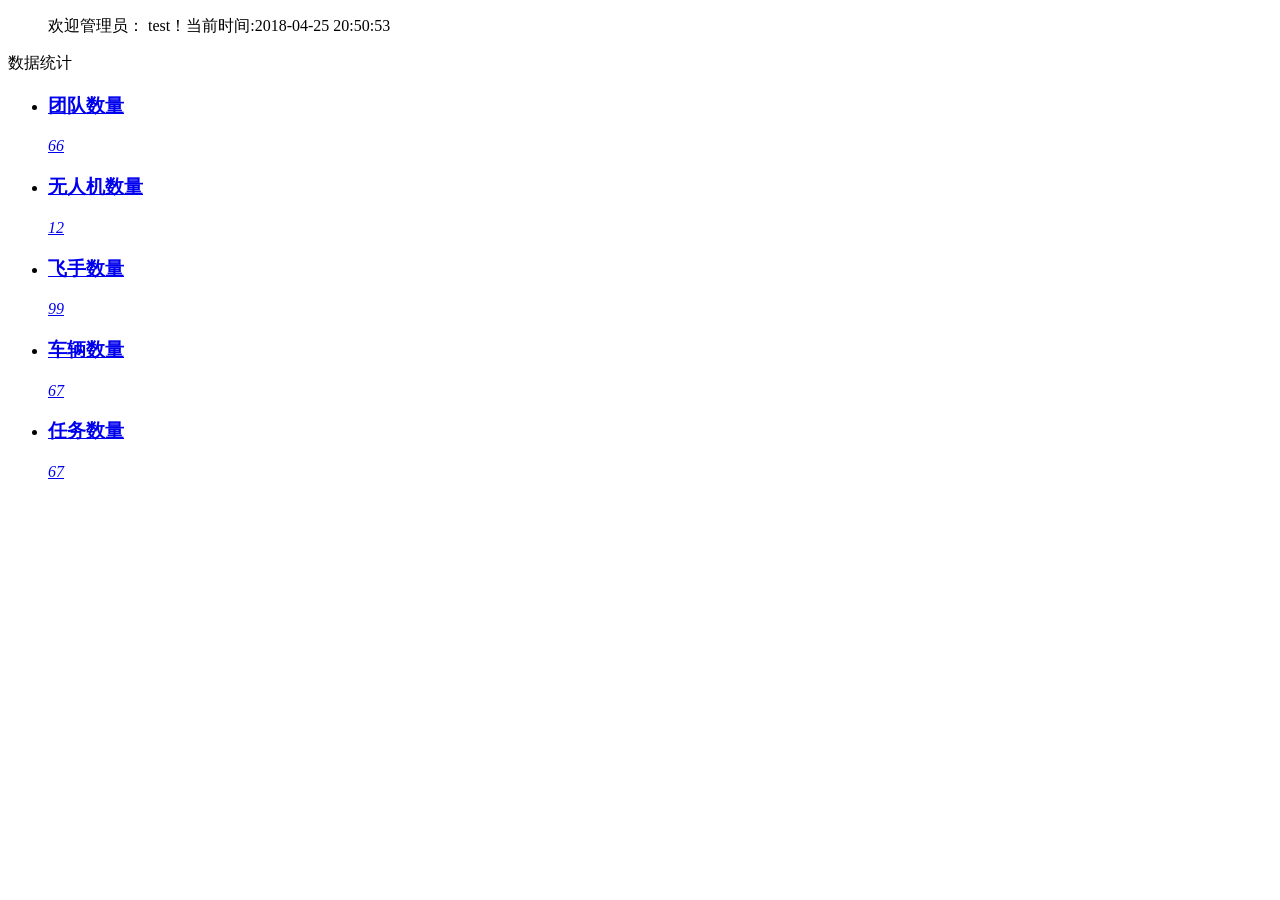
<file: LJCXFrame-code/src/main/resources/templates/home.html>
<!DOCTYPE html>
<html xmlns:th="http://www.thymeleaf.org" class="x-admin-sm" >
<head th:include="common/head_ref::header('首页')"></head>
    <body>
        <div class="layui-fluid">
            <div class="layui-row layui-col-space15">
                <div class="layui-col-md12">
                    <div class="layui-card">
                        <div class="layui-card-body ">
                            <blockquote class="layui-elem-quote">欢迎管理员：
                                <span class="x-red" th:text="${user.nickname}">test</span>！当前时间:2018-04-25 20:50:53
                            </blockquote>
                        </div>
                    </div>
                </div>
                <div class="layui-col-md12">
                    <div class="layui-card">
                        <div class="layui-card-header">数据统计</div>
                        <div class="layui-card-body ">
                            <ul class="layui-row layui-col-space10 layui-this x-admin-carousel x-admin-backlog">
                                <li class="layui-col-md2 layui-col-xs6">
                                    <a href="javascript:;" class="x-admin-backlog-body">
                                        <h3>团队数量</h3>
                                        <p>
                                            <cite th:text="${teamCount}">66</cite></p>
                                    </a>
                                </li>
                                <li class="layui-col-md2 layui-col-xs6">
                                    <a href="javascript:;" class="x-admin-backlog-body">
                                        <h3>无人机数量</h3>
                                        <p>
                                            <cite th:text="${equmentCountMap[1] == null ? 0 : equmentCountMap[1][0].count}">12</cite></p>
                                    </a>
                                </li>
                                <li class="layui-col-md2 layui-col-xs6">
                                    <a href="javascript:;" class="x-admin-backlog-body">
                                        <h3>飞手数量</h3>
                                        <p>
                                            <cite th:text="${equmentCountMap[2] == null ? 0 : equmentCountMap[2][0].count}">99</cite></p>
                                    </a>
                                </li>
                                <li class="layui-col-md2 layui-col-xs6">
                                    <a href="javascript:;" class="x-admin-backlog-body">
                                        <h3>车辆数量</h3>
                                        <p>
                                            <cite th:text="${equmentCountMap[3] == null ? 0 : equmentCountMap[3][0].count}">67</cite></p>
                                    </a>
                                </li>
                                <li class="layui-col-md2 layui-col-xs6">
                                    <a href="javascript:;" class="x-admin-backlog-body">
                                        <h3>任务数量</h3>
                                        <p>
                                            <cite th:text="${taskCount}">67</cite></p>
                                    </a>
                                </li>

                            </ul>
                        </div>
                    </div>
                </div>

            </div>
        </div>
        </div>

        <th:block th:include="common/loadjs :: loadjs" />

    </body>
</html>
</file>
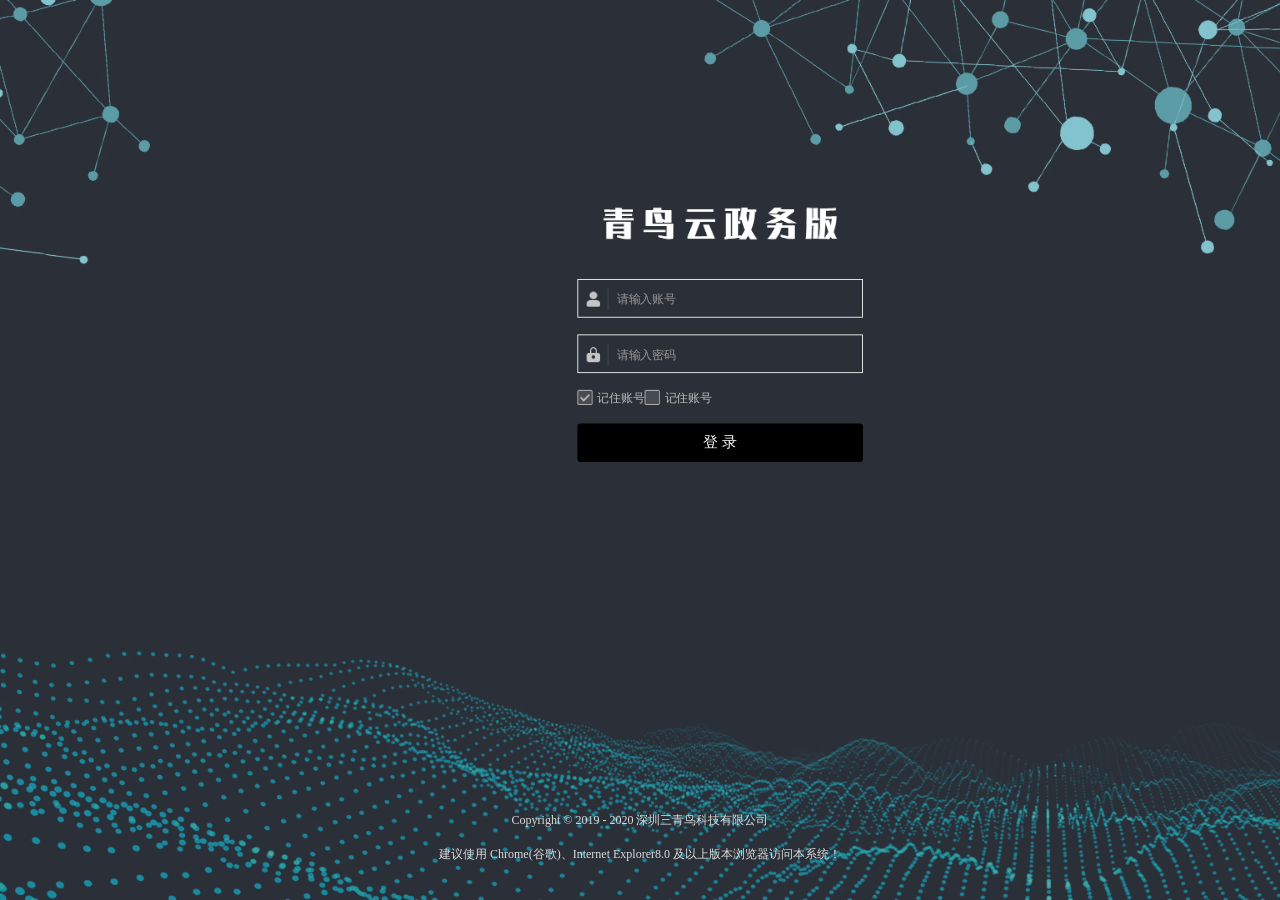
<file: LJCXFrame-Platform/src/main/resources/templates/login.html>
<!DOCTYPE html>
<html xmlns:th="http://www.thymeleaf.org" xmlns:shiro="http://www.pollix.at/thymeleaf/shiro">
<head>
	<meta charset="UTF-8">
	<meta http-equiv="X-UA-Compatible" content="IE=edge,Chrome=1" />
	<meta http-equiv="X-UA-Compatible" content="IE=9" />
	<title>青鸟云-登录</title>
	<link rel="stylesheet" type="text/css" th:href="@{/static/libs/bootstrap3.3.5/css/bootstrap.css}" href="../static/libs/bootstrap3.3.5/css/bootstrap.css"/>
	<link rel="stylesheet" type="text/css" th:href="@{/static/css/login/login.css}" href="../static/css/login/login.css"/>
</head>
<body>
<div class="main-content">
	<div class="body-box"></div>
	<div class="main-innercon">
		<div class="z-box">
			<div class="login-box">
				<form class="clear">
					<div class="login-tips">请输入账号密码。</div>
					<div class="form-group login-input login-ico login-ico01">
						<input type="text" class="form-control" id="username" placeholder="请输入账号" th:value="${username}" autocomplete="off" maxlength="20">
						<input type="hidden" style="opacity:0" />
					</div>
					<div class="form-group login-input login-ico login-ico02">
						<input type="password" class="form-control" id="userpwd" placeholder="请输入密码" value="" autocomplete="off" maxlength="20">
					</div>
					<div class="form-group login-info clear">
						<div th:if="${username != null}" class="switch-box pull-left on"  id="switch" style="cursor:pointer">
							<a class="switch-btn" ><i></i></a> 记住账号
						</div>
						<div th:if="${username == null}" class="switch-box pull-left"  id="switch" style="cursor:pointer">
							<a class="switch-btn" ><i></i></a> 记住账号
						</div>
						<div class="code hide"></div>
					</div>
					<button type="button" class="btn btn-primary loginBtn" id="login">登 录</button>
				</form>
			</div>
			<div class="code-box">
				<span>智能单兵APP</span>
				<img src="../static/images/login/code.png" />
			</div>
		</div>
	</div>
</div>
<div class="footer">
	<p>Copyright © 2019 - 2020  深圳三青鸟科技有限公司</p>
	<p>建议使用 Chrome(谷歌)、Internet Explorer8.0 及以上版本浏览器访问本系统！</p>
</div>
<script th:inline="javascript"> var ctx = [[@{/}]]; </script>
<script th:src="@{/static/libs/jQuery/jquery-1.10.2.min.js}" src="../static/libs/jQuery/jquery-1.10.2.min.js" type="text/javascript" charset="utf-8"></script>
<script th:src="@{/static/js/login/login.js}" src="../static/js/login/login.js" type="text/javascript" charset="utf-8"></script>

</body>
</html>
</file>
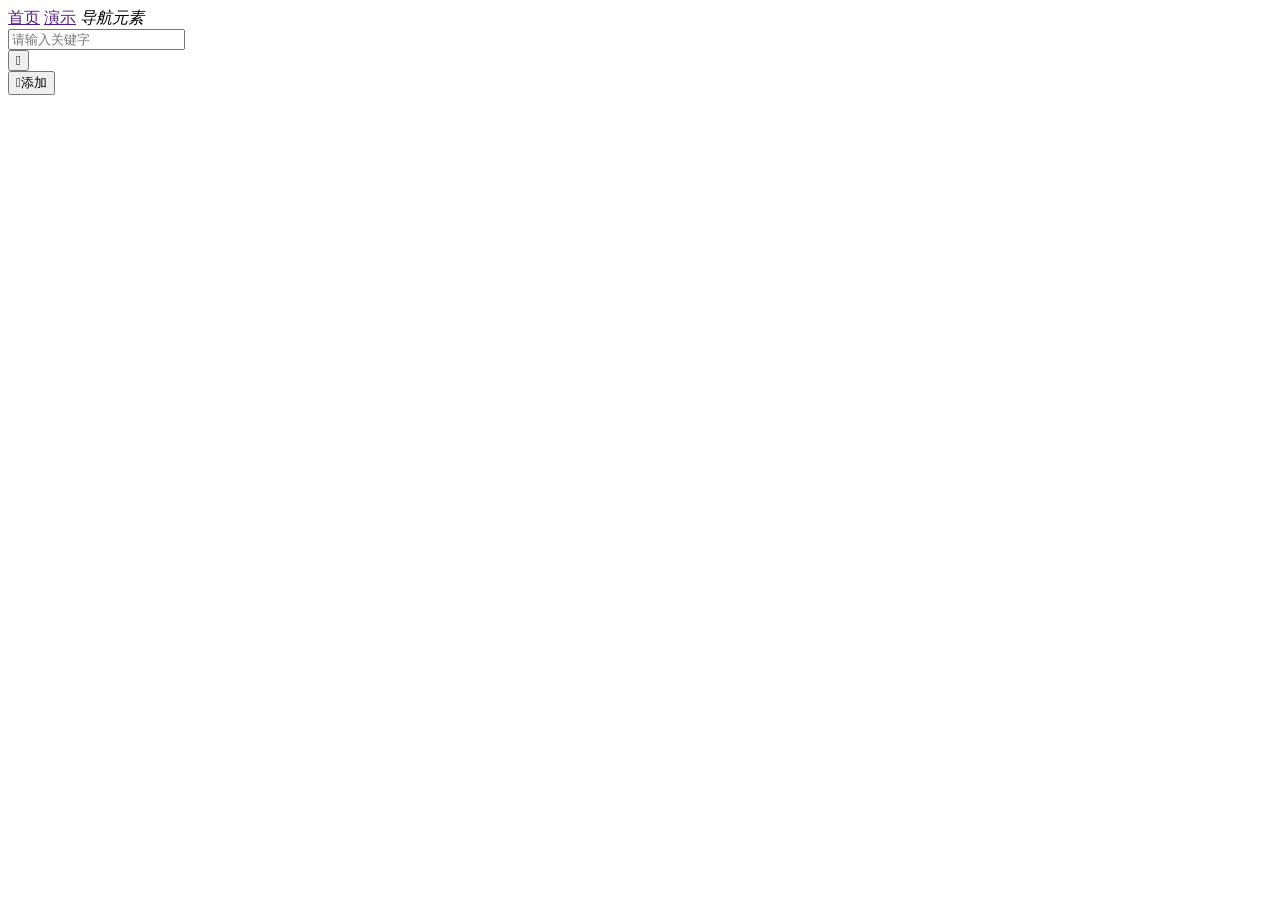
<file: LJCXFrame-code/src/main/resources/templates/common/table_index.html>
<!DOCTYPE html>
<html lang="en" xmlns:layout="http://www.ultraq.net.nz/web/thymeleaf/layout"  xmlns:th="http://www.thymeleaf.org" class="x-admin-sm">
<head th:include="common/head_ref::header('首页')"></head>
<th:block th:include="common/loadjs :: loadjs" />
<body>
<div class="x-nav">
            <span class="layui-breadcrumb">
                <a href="">首页</a>
                <a href="">演示</a>
                <a>
                    <cite>导航元素</cite></a>
            </span>
    <a class="layui-btn layui-btn-small" style="line-height:1.6em;margin-top:3px;float:right" onclick="location.reload()" title="刷新">
        <i class="layui-icon layui-icon-refresh" style="line-height:30px"></i>
    </a>
</div>
<div class="layui-fluid" layout:fragment="body">
    <div class="layui-row layui-col-space15">
        <div class="layui-col-md12">
            <div class="layui-card">

                <!--条件区-->
                <div class="layui-card-body " layout:fragment="condition">
                    <form class="layui-form layui-col-space5">
<!--                        <div class="layui-inline layui-show-xs-block">-->
<!--                            <input class="layui-input" autocomplete="off" placeholder="开始日" name="start" id="start"></div>-->
<!--                        <div class="layui-inline layui-show-xs-block">-->
<!--                            <input class="layui-input" autocomplete="off" placeholder="截止日" name="end" id="end"></div>-->
                        <div class="layui-inline layui-show-xs-block">
                            <input type="text" name="key" placeholder="请输入关键字" autocomplete="off" class="layui-input"></div>
                        <div class="layui-inline layui-show-xs-block">
                            <button class="layui-btn"   data-type="reload" type="button" id="search">
                                <i class="layui-icon">&#xe615;</i></button>
                        </div>
                        <!--按钮区-->
                        <div class="layui-inline layui-show-xs-block" layout:fragment="button">
                            <button class="layui-btn"  id="addButton" type="button">
                                <i class="layui-icon"></i>添加</button>
                        </div>
                    </form>
                </div>



                <!--表格区-->
                <div class="layui-card-body " layout:fragment="table">
                    <table class="layui-table" id="test" lay-filter="test"></table>
                    <script type="text/html" id="optTpl" >
                        <a title="编辑" lay-event = "editTable" href="javascript:;">
                            <i class="layui-icon">&#xe642;</i>
                        </a>
                        <a title="删除" lay-event = "delTable" href="javascript:;">
                            <i class="layui-icon">&#xe640;</i>
                        </a>
                    </script>
                </div>
            </div>
        </div>
    </div>
</div>
</body>


</html>
</file>
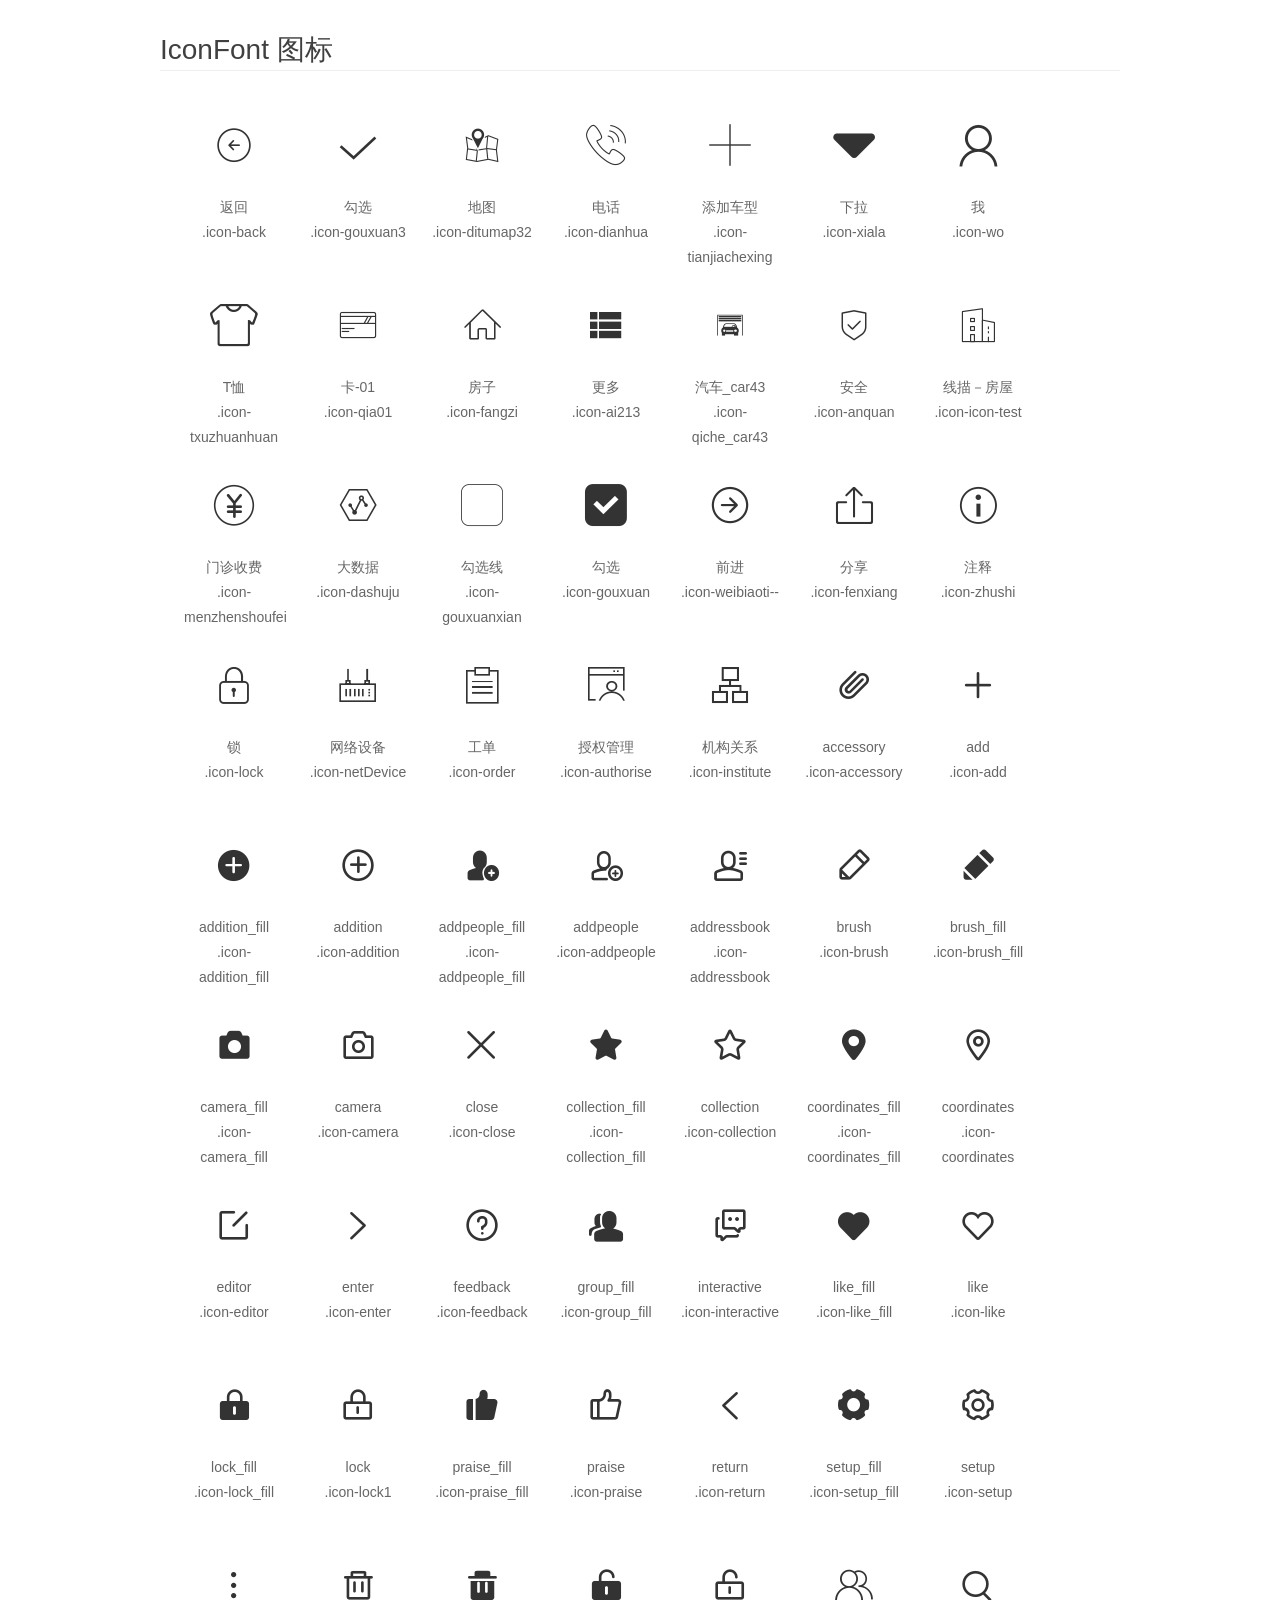
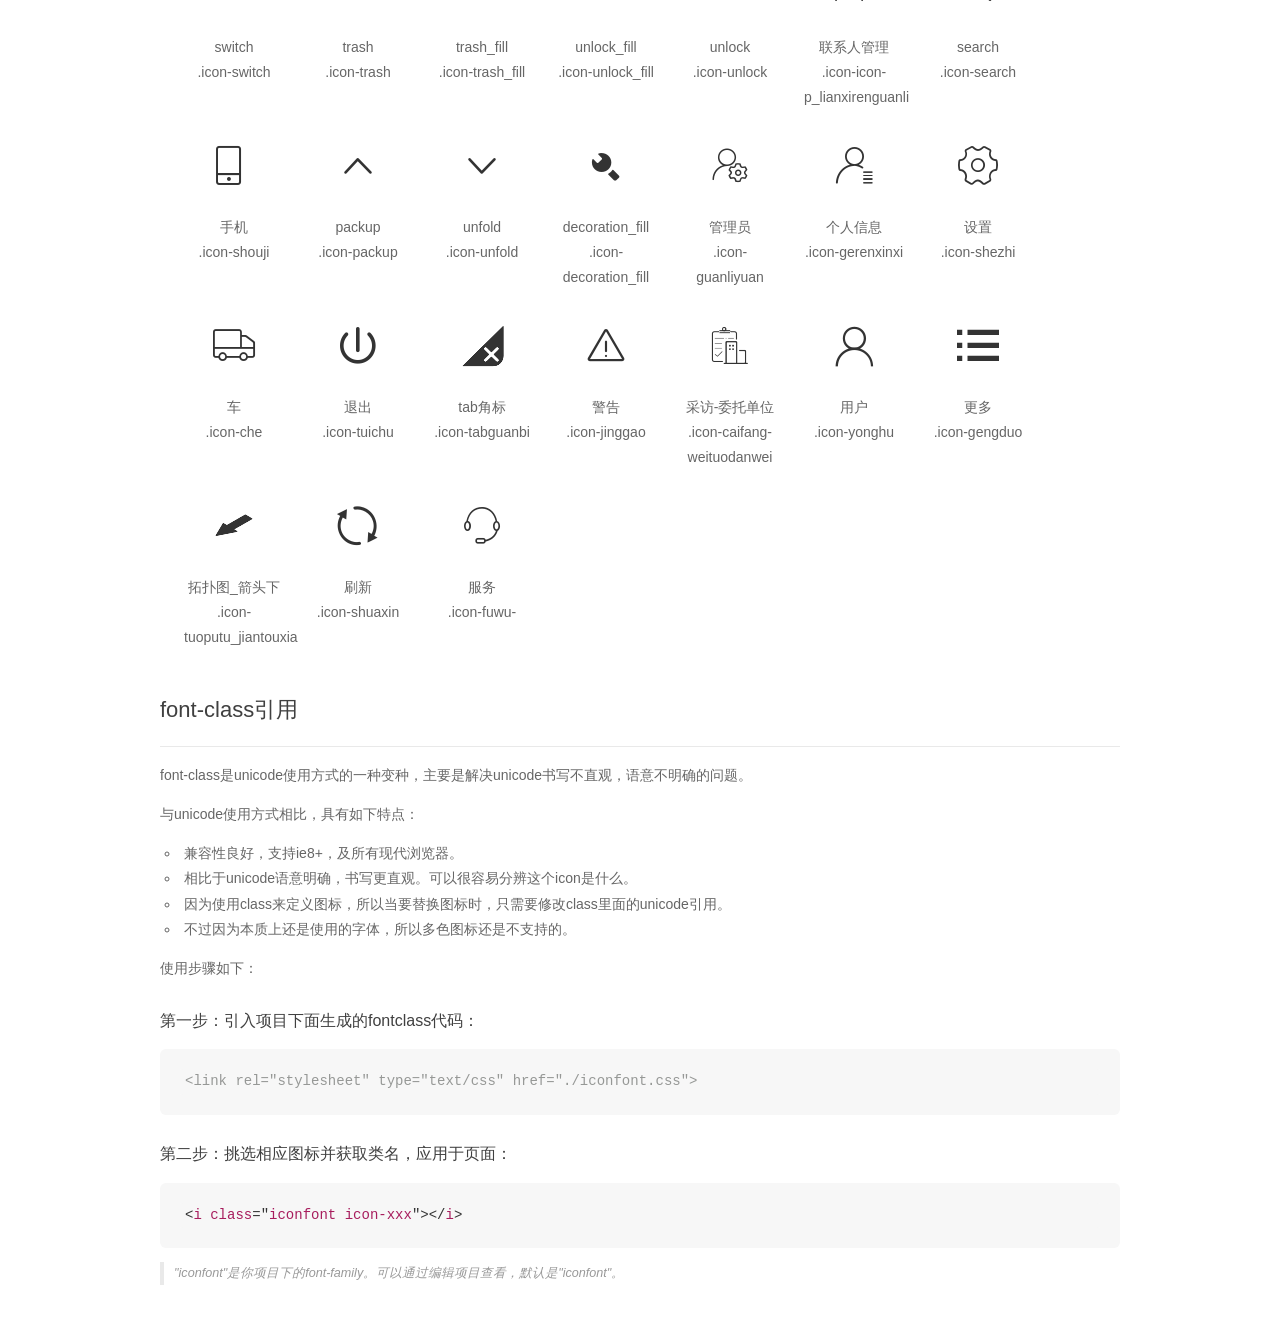
<file: LJCXFrame-Platform/src/main/resources/static/fonts/demo_fontclass.html>
<!DOCTYPE html>
<html>
<head>
    <meta charset="utf-8"/>
    <title>IconFont</title>
    <link rel="stylesheet" href="demo.css">
    <link rel="stylesheet" href="iconfont.css">
</head>
<body>
    <div class="main markdown">
        <h1>IconFont 图标</h1>
        <ul class="icon_lists clear">
            
                <li>
                <i class="icon iconfont icon-back"></i>
                    <div class="name">返回</div>
                    <div class="fontclass">.icon-back</div>
                </li>
            
                <li>
                <i class="icon iconfont icon-gouxuan3"></i>
                    <div class="name">勾选</div>
                    <div class="fontclass">.icon-gouxuan3</div>
                </li>
            
                <li>
                <i class="icon iconfont icon-ditumap32"></i>
                    <div class="name">地图</div>
                    <div class="fontclass">.icon-ditumap32</div>
                </li>
            
                <li>
                <i class="icon iconfont icon-dianhua"></i>
                    <div class="name">电话</div>
                    <div class="fontclass">.icon-dianhua</div>
                </li>
            
                <li>
                <i class="icon iconfont icon-tianjiachexing"></i>
                    <div class="name">添加车型</div>
                    <div class="fontclass">.icon-tianjiachexing</div>
                </li>
            
                <li>
                <i class="icon iconfont icon-xiala"></i>
                    <div class="name">下拉</div>
                    <div class="fontclass">.icon-xiala</div>
                </li>
            
                <li>
                <i class="icon iconfont icon-wo"></i>
                    <div class="name">我</div>
                    <div class="fontclass">.icon-wo</div>
                </li>
            
                <li>
                <i class="icon iconfont icon-txuzhuanhuan"></i>
                    <div class="name">T恤 </div>
                    <div class="fontclass">.icon-txuzhuanhuan</div>
                </li>
            
                <li>
                <i class="icon iconfont icon-qia01"></i>
                    <div class="name">卡-01</div>
                    <div class="fontclass">.icon-qia01</div>
                </li>
            
                <li>
                <i class="icon iconfont icon-fangzi"></i>
                    <div class="name">房子</div>
                    <div class="fontclass">.icon-fangzi</div>
                </li>
            
                <li>
                <i class="icon iconfont icon-ai213"></i>
                    <div class="name">更多</div>
                    <div class="fontclass">.icon-ai213</div>
                </li>
            
                <li>
                <i class="icon iconfont icon-qiche_car43"></i>
                    <div class="name">汽车_car43</div>
                    <div class="fontclass">.icon-qiche_car43</div>
                </li>
            
                <li>
                <i class="icon iconfont icon-anquan"></i>
                    <div class="name">安全</div>
                    <div class="fontclass">.icon-anquan</div>
                </li>
            
                <li>
                <i class="icon iconfont icon-icon-test"></i>
                    <div class="name">线描－房屋</div>
                    <div class="fontclass">.icon-icon-test</div>
                </li>
            
                <li>
                <i class="icon iconfont icon-menzhenshoufei"></i>
                    <div class="name">门诊收费</div>
                    <div class="fontclass">.icon-menzhenshoufei</div>
                </li>
            
                <li>
                <i class="icon iconfont icon-dashuju"></i>
                    <div class="name">大数据</div>
                    <div class="fontclass">.icon-dashuju</div>
                </li>
            
                <li>
                <i class="icon iconfont icon-gouxuanxian"></i>
                    <div class="name">勾选线</div>
                    <div class="fontclass">.icon-gouxuanxian</div>
                </li>
            
                <li>
                <i class="icon iconfont icon-gouxuan"></i>
                    <div class="name">勾选</div>
                    <div class="fontclass">.icon-gouxuan</div>
                </li>
            
                <li>
                <i class="icon iconfont icon-weibiaoti--"></i>
                    <div class="name">前进</div>
                    <div class="fontclass">.icon-weibiaoti--</div>
                </li>
            
                <li>
                <i class="icon iconfont icon-fenxiang"></i>
                    <div class="name">分享</div>
                    <div class="fontclass">.icon-fenxiang</div>
                </li>
            
                <li>
                <i class="icon iconfont icon-zhushi"></i>
                    <div class="name">注释</div>
                    <div class="fontclass">.icon-zhushi</div>
                </li>
            
                <li>
                <i class="icon iconfont icon-lock"></i>
                    <div class="name">锁</div>
                    <div class="fontclass">.icon-lock</div>
                </li>
            
                <li>
                <i class="icon iconfont icon-netDevice"></i>
                    <div class="name">网络设备</div>
                    <div class="fontclass">.icon-netDevice</div>
                </li>
            
                <li>
                <i class="icon iconfont icon-order"></i>
                    <div class="name">工单</div>
                    <div class="fontclass">.icon-order</div>
                </li>
            
                <li>
                <i class="icon iconfont icon-authorise"></i>
                    <div class="name">授权管理</div>
                    <div class="fontclass">.icon-authorise</div>
                </li>
            
                <li>
                <i class="icon iconfont icon-institute"></i>
                    <div class="name">机构关系</div>
                    <div class="fontclass">.icon-institute</div>
                </li>
            
                <li>
                <i class="icon iconfont icon-accessory"></i>
                    <div class="name">accessory</div>
                    <div class="fontclass">.icon-accessory</div>
                </li>
            
                <li>
                <i class="icon iconfont icon-add"></i>
                    <div class="name">add</div>
                    <div class="fontclass">.icon-add</div>
                </li>
            
                <li>
                <i class="icon iconfont icon-addition_fill"></i>
                    <div class="name">addition_fill</div>
                    <div class="fontclass">.icon-addition_fill</div>
                </li>
            
                <li>
                <i class="icon iconfont icon-addition"></i>
                    <div class="name">addition</div>
                    <div class="fontclass">.icon-addition</div>
                </li>
            
                <li>
                <i class="icon iconfont icon-addpeople_fill"></i>
                    <div class="name">addpeople_fill</div>
                    <div class="fontclass">.icon-addpeople_fill</div>
                </li>
            
                <li>
                <i class="icon iconfont icon-addpeople"></i>
                    <div class="name">addpeople</div>
                    <div class="fontclass">.icon-addpeople</div>
                </li>
            
                <li>
                <i class="icon iconfont icon-addressbook"></i>
                    <div class="name">addressbook</div>
                    <div class="fontclass">.icon-addressbook</div>
                </li>
            
                <li>
                <i class="icon iconfont icon-brush"></i>
                    <div class="name">brush</div>
                    <div class="fontclass">.icon-brush</div>
                </li>
            
                <li>
                <i class="icon iconfont icon-brush_fill"></i>
                    <div class="name">brush_fill</div>
                    <div class="fontclass">.icon-brush_fill</div>
                </li>
            
                <li>
                <i class="icon iconfont icon-camera_fill"></i>
                    <div class="name">camera_fill</div>
                    <div class="fontclass">.icon-camera_fill</div>
                </li>
            
                <li>
                <i class="icon iconfont icon-camera"></i>
                    <div class="name">camera</div>
                    <div class="fontclass">.icon-camera</div>
                </li>
            
                <li>
                <i class="icon iconfont icon-close"></i>
                    <div class="name">close</div>
                    <div class="fontclass">.icon-close</div>
                </li>
            
                <li>
                <i class="icon iconfont icon-collection_fill"></i>
                    <div class="name">collection_fill</div>
                    <div class="fontclass">.icon-collection_fill</div>
                </li>
            
                <li>
                <i class="icon iconfont icon-collection"></i>
                    <div class="name">collection</div>
                    <div class="fontclass">.icon-collection</div>
                </li>
            
                <li>
                <i class="icon iconfont icon-coordinates_fill"></i>
                    <div class="name">coordinates_fill</div>
                    <div class="fontclass">.icon-coordinates_fill</div>
                </li>
            
                <li>
                <i class="icon iconfont icon-coordinates"></i>
                    <div class="name">coordinates</div>
                    <div class="fontclass">.icon-coordinates</div>
                </li>
            
                <li>
                <i class="icon iconfont icon-editor"></i>
                    <div class="name">editor</div>
                    <div class="fontclass">.icon-editor</div>
                </li>
            
                <li>
                <i class="icon iconfont icon-enter"></i>
                    <div class="name">enter</div>
                    <div class="fontclass">.icon-enter</div>
                </li>
            
                <li>
                <i class="icon iconfont icon-feedback"></i>
                    <div class="name">feedback</div>
                    <div class="fontclass">.icon-feedback</div>
                </li>
            
                <li>
                <i class="icon iconfont icon-group_fill"></i>
                    <div class="name">group_fill</div>
                    <div class="fontclass">.icon-group_fill</div>
                </li>
            
                <li>
                <i class="icon iconfont icon-interactive"></i>
                    <div class="name">interactive</div>
                    <div class="fontclass">.icon-interactive</div>
                </li>
            
                <li>
                <i class="icon iconfont icon-like_fill"></i>
                    <div class="name">like_fill</div>
                    <div class="fontclass">.icon-like_fill</div>
                </li>
            
                <li>
                <i class="icon iconfont icon-like"></i>
                    <div class="name">like</div>
                    <div class="fontclass">.icon-like</div>
                </li>
            
                <li>
                <i class="icon iconfont icon-lock_fill"></i>
                    <div class="name">lock_fill</div>
                    <div class="fontclass">.icon-lock_fill</div>
                </li>
            
                <li>
                <i class="icon iconfont icon-lock1"></i>
                    <div class="name">lock</div>
                    <div class="fontclass">.icon-lock1</div>
                </li>
            
                <li>
                <i class="icon iconfont icon-praise_fill"></i>
                    <div class="name">praise_fill</div>
                    <div class="fontclass">.icon-praise_fill</div>
                </li>
            
                <li>
                <i class="icon iconfont icon-praise"></i>
                    <div class="name">praise</div>
                    <div class="fontclass">.icon-praise</div>
                </li>
            
                <li>
                <i class="icon iconfont icon-return"></i>
                    <div class="name">return</div>
                    <div class="fontclass">.icon-return</div>
                </li>
            
                <li>
                <i class="icon iconfont icon-setup_fill"></i>
                    <div class="name">setup_fill</div>
                    <div class="fontclass">.icon-setup_fill</div>
                </li>
            
                <li>
                <i class="icon iconfont icon-setup"></i>
                    <div class="name">setup</div>
                    <div class="fontclass">.icon-setup</div>
                </li>
            
                <li>
                <i class="icon iconfont icon-switch"></i>
                    <div class="name">switch</div>
                    <div class="fontclass">.icon-switch</div>
                </li>
            
                <li>
                <i class="icon iconfont icon-trash"></i>
                    <div class="name">trash</div>
                    <div class="fontclass">.icon-trash</div>
                </li>
            
                <li>
                <i class="icon iconfont icon-trash_fill"></i>
                    <div class="name">trash_fill</div>
                    <div class="fontclass">.icon-trash_fill</div>
                </li>
            
                <li>
                <i class="icon iconfont icon-unlock_fill"></i>
                    <div class="name">unlock_fill</div>
                    <div class="fontclass">.icon-unlock_fill</div>
                </li>
            
                <li>
                <i class="icon iconfont icon-unlock"></i>
                    <div class="name">unlock</div>
                    <div class="fontclass">.icon-unlock</div>
                </li>
            
                <li>
                <i class="icon iconfont icon-icon-p_lianxirenguanli"></i>
                    <div class="name">联系人管理</div>
                    <div class="fontclass">.icon-icon-p_lianxirenguanli</div>
                </li>
            
                <li>
                <i class="icon iconfont icon-search"></i>
                    <div class="name">search</div>
                    <div class="fontclass">.icon-search</div>
                </li>
            
                <li>
                <i class="icon iconfont icon-shouji"></i>
                    <div class="name">手机</div>
                    <div class="fontclass">.icon-shouji</div>
                </li>
            
                <li>
                <i class="icon iconfont icon-packup"></i>
                    <div class="name">packup</div>
                    <div class="fontclass">.icon-packup</div>
                </li>
            
                <li>
                <i class="icon iconfont icon-unfold"></i>
                    <div class="name">unfold</div>
                    <div class="fontclass">.icon-unfold</div>
                </li>
            
                <li>
                <i class="icon iconfont icon-decoration_fill"></i>
                    <div class="name">decoration_fill</div>
                    <div class="fontclass">.icon-decoration_fill</div>
                </li>
            
                <li>
                <i class="icon iconfont icon-guanliyuan"></i>
                    <div class="name">管理员</div>
                    <div class="fontclass">.icon-guanliyuan</div>
                </li>
            
                <li>
                <i class="icon iconfont icon-gerenxinxi"></i>
                    <div class="name">个人信息</div>
                    <div class="fontclass">.icon-gerenxinxi</div>
                </li>
            
                <li>
                <i class="icon iconfont icon-shezhi"></i>
                    <div class="name">设置</div>
                    <div class="fontclass">.icon-shezhi</div>
                </li>
            
                <li>
                <i class="icon iconfont icon-che"></i>
                    <div class="name">车</div>
                    <div class="fontclass">.icon-che</div>
                </li>
            
                <li>
                <i class="icon iconfont icon-tuichu"></i>
                    <div class="name">退出</div>
                    <div class="fontclass">.icon-tuichu</div>
                </li>
            
                <li>
                <i class="icon iconfont icon-tabguanbi"></i>
                    <div class="name">tab角标</div>
                    <div class="fontclass">.icon-tabguanbi</div>
                </li>
            
                <li>
                <i class="icon iconfont icon-jinggao"></i>
                    <div class="name">警告</div>
                    <div class="fontclass">.icon-jinggao</div>
                </li>
            
                <li>
                <i class="icon iconfont icon-caifang-weituodanwei"></i>
                    <div class="name">采访-委托单位</div>
                    <div class="fontclass">.icon-caifang-weituodanwei</div>
                </li>
            
                <li>
                <i class="icon iconfont icon-yonghu"></i>
                    <div class="name">用户</div>
                    <div class="fontclass">.icon-yonghu</div>
                </li>
            
                <li>
                <i class="icon iconfont icon-gengduo"></i>
                    <div class="name">更多</div>
                    <div class="fontclass">.icon-gengduo</div>
                </li>
            
                <li>
                <i class="icon iconfont icon-tuoputu_jiantouxia"></i>
                    <div class="name">拓扑图_箭头下</div>
                    <div class="fontclass">.icon-tuoputu_jiantouxia</div>
                </li>
            
                <li>
                <i class="icon iconfont icon-shuaxin"></i>
                    <div class="name">刷新</div>
                    <div class="fontclass">.icon-shuaxin</div>
                </li>
            
                <li>
                <i class="icon iconfont icon-fuwu-"></i>
                    <div class="name">服务</div>
                    <div class="fontclass">.icon-fuwu-</div>
                </li>
            
        </ul>

        <h2 id="font-class-">font-class引用</h2>
        <hr>

        <p>font-class是unicode使用方式的一种变种，主要是解决unicode书写不直观，语意不明确的问题。</p>
        <p>与unicode使用方式相比，具有如下特点：</p>
        <ul>
        <li>兼容性良好，支持ie8+，及所有现代浏览器。</li>
        <li>相比于unicode语意明确，书写更直观。可以很容易分辨这个icon是什么。</li>
        <li>因为使用class来定义图标，所以当要替换图标时，只需要修改class里面的unicode引用。</li>
        <li>不过因为本质上还是使用的字体，所以多色图标还是不支持的。</li>
        </ul>
        <p>使用步骤如下：</p>
        <h3 id="-fontclass-">第一步：引入项目下面生成的fontclass代码：</h3>


        <pre><code class="lang-js hljs javascript"><span class="hljs-comment">&lt;link rel="stylesheet" type="text/css" href="./iconfont.css"&gt;</span></code></pre>
        <h3 id="-">第二步：挑选相应图标并获取类名，应用于页面：</h3>
        <pre><code class="lang-css hljs">&lt;<span class="hljs-selector-tag">i</span> <span class="hljs-selector-tag">class</span>="<span class="hljs-selector-tag">iconfont</span> <span class="hljs-selector-tag">icon-xxx</span>"&gt;&lt;/<span class="hljs-selector-tag">i</span>&gt;</code></pre>
        <blockquote>
        <p>"iconfont"是你项目下的font-family。可以通过编辑项目查看，默认是"iconfont"。</p>
        </blockquote>
    </div>
</body>
</html>
</file>
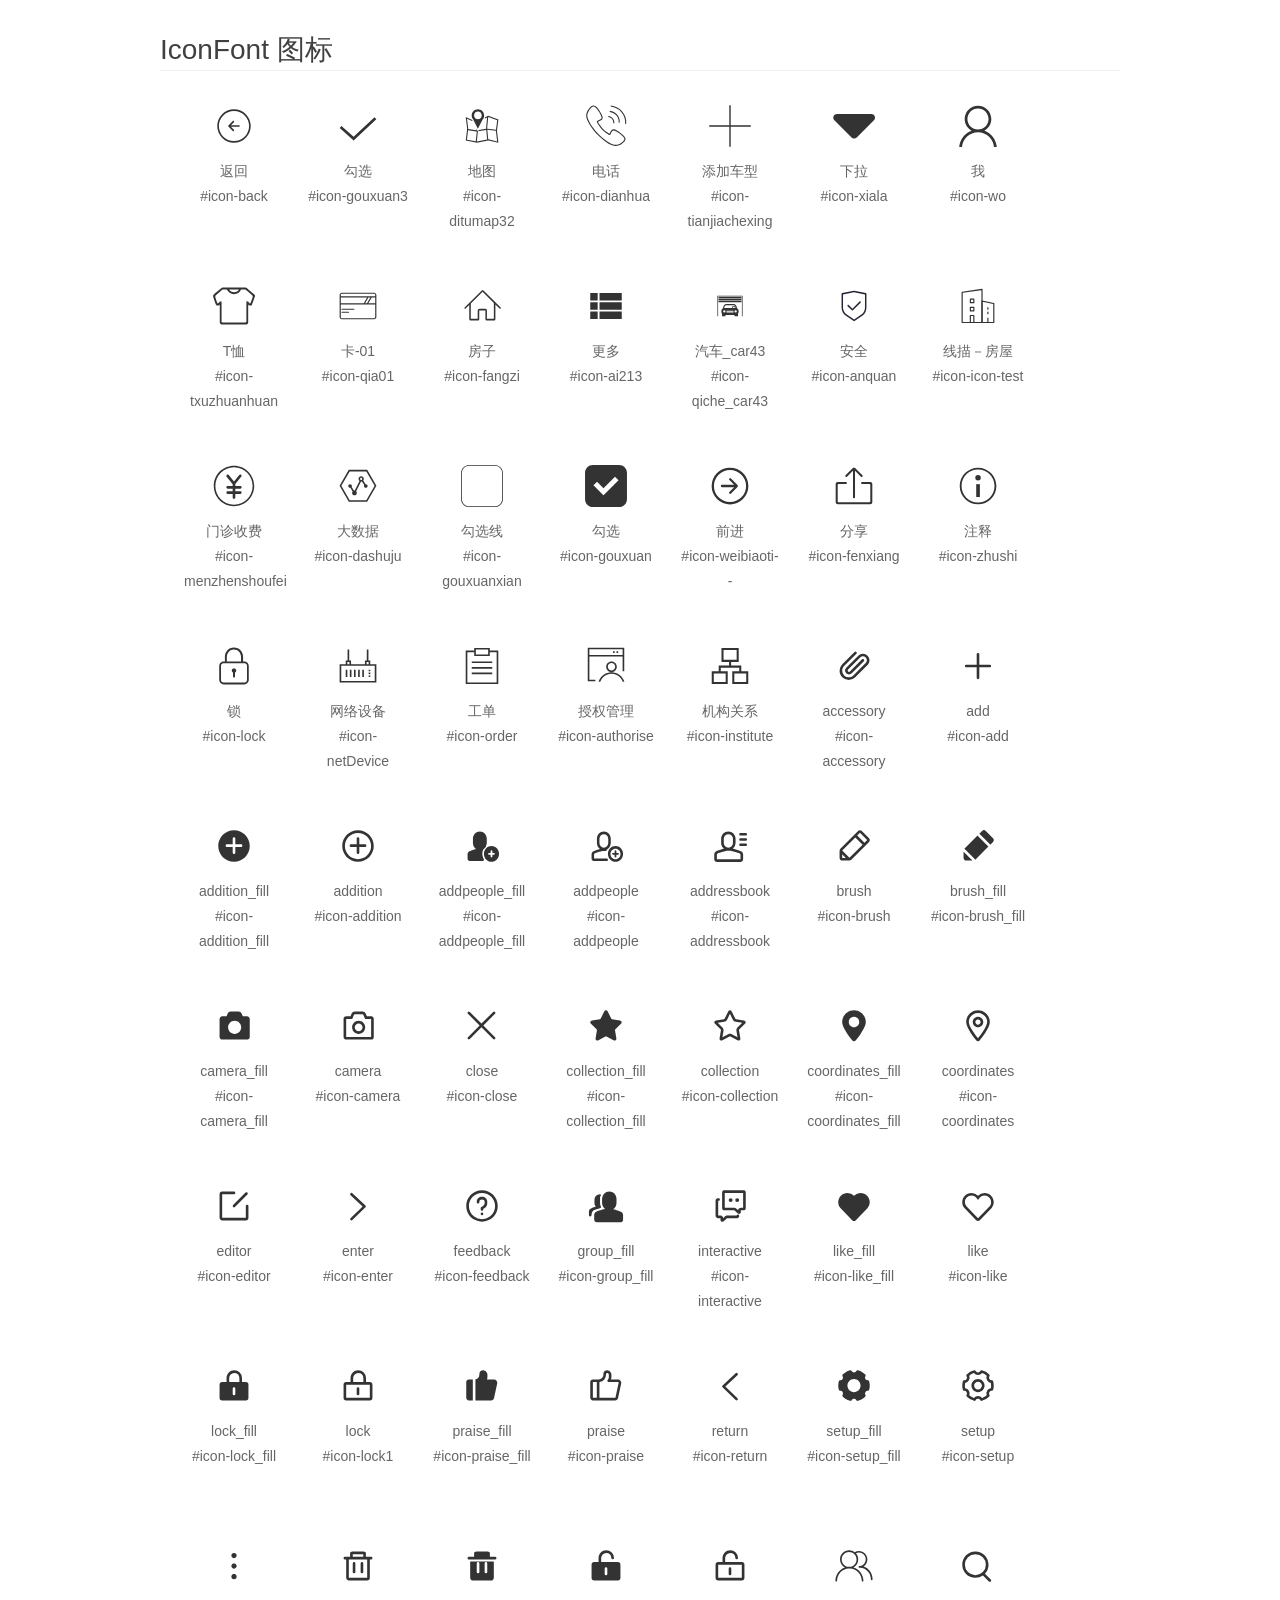
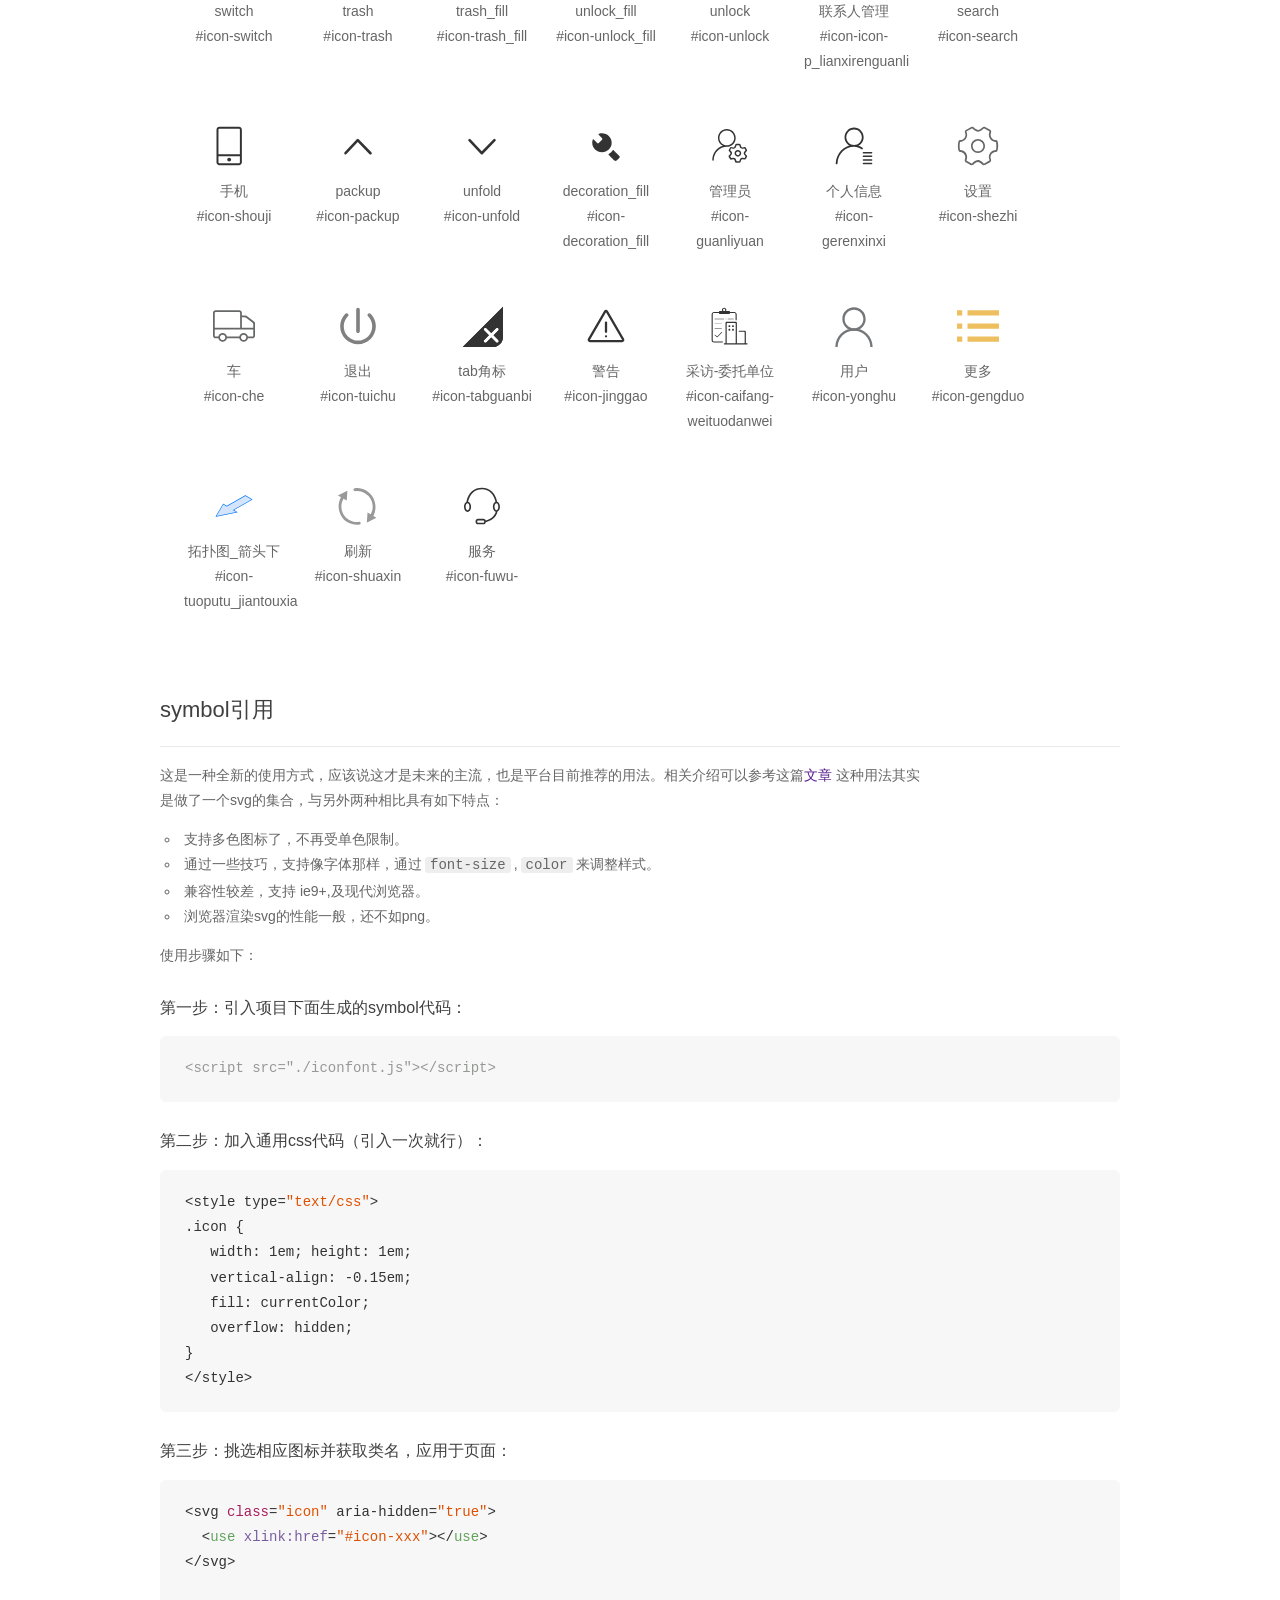
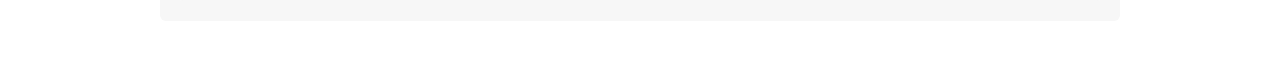
<file: LJCXFrame-Platform/src/main/resources/static/fonts/demo_symbol.html>
<!DOCTYPE html>
<html>
<head>
    <meta charset="utf-8"/>
    <title>IconFont</title>
    <link rel="stylesheet" href="demo.css">
    <script src="iconfont.js"></script>

    <style type="text/css">
        .icon {
          /* 通过设置 font-size 来改变图标大小 */
          width: 1em; height: 1em;
          /* 图标和文字相邻时，垂直对齐 */
          vertical-align: -0.15em;
          /* 通过设置 color 来改变 SVG 的颜色/fill */
          fill: currentColor;
          /* path 和 stroke 溢出 viewBox 部分在 IE 下会显示
             normalize.css 中也包含这行 */
          overflow: hidden;
        }

    </style>
</head>
<body>
    <div class="main markdown">
        <h1>IconFont 图标</h1>
        <ul class="icon_lists clear">
            
                <li>
                    <svg class="icon" aria-hidden="true">
                        <use xlink:href="#icon-back"></use>
                    </svg>
                    <div class="name">返回</div>
                    <div class="fontclass">#icon-back</div>
                </li>
            
                <li>
                    <svg class="icon" aria-hidden="true">
                        <use xlink:href="#icon-gouxuan3"></use>
                    </svg>
                    <div class="name">勾选</div>
                    <div class="fontclass">#icon-gouxuan3</div>
                </li>
            
                <li>
                    <svg class="icon" aria-hidden="true">
                        <use xlink:href="#icon-ditumap32"></use>
                    </svg>
                    <div class="name">地图</div>
                    <div class="fontclass">#icon-ditumap32</div>
                </li>
            
                <li>
                    <svg class="icon" aria-hidden="true">
                        <use xlink:href="#icon-dianhua"></use>
                    </svg>
                    <div class="name">电话</div>
                    <div class="fontclass">#icon-dianhua</div>
                </li>
            
                <li>
                    <svg class="icon" aria-hidden="true">
                        <use xlink:href="#icon-tianjiachexing"></use>
                    </svg>
                    <div class="name">添加车型</div>
                    <div class="fontclass">#icon-tianjiachexing</div>
                </li>
            
                <li>
                    <svg class="icon" aria-hidden="true">
                        <use xlink:href="#icon-xiala"></use>
                    </svg>
                    <div class="name">下拉</div>
                    <div class="fontclass">#icon-xiala</div>
                </li>
            
                <li>
                    <svg class="icon" aria-hidden="true">
                        <use xlink:href="#icon-wo"></use>
                    </svg>
                    <div class="name">我</div>
                    <div class="fontclass">#icon-wo</div>
                </li>
            
                <li>
                    <svg class="icon" aria-hidden="true">
                        <use xlink:href="#icon-txuzhuanhuan"></use>
                    </svg>
                    <div class="name">T恤 </div>
                    <div class="fontclass">#icon-txuzhuanhuan</div>
                </li>
            
                <li>
                    <svg class="icon" aria-hidden="true">
                        <use xlink:href="#icon-qia01"></use>
                    </svg>
                    <div class="name">卡-01</div>
                    <div class="fontclass">#icon-qia01</div>
                </li>
            
                <li>
                    <svg class="icon" aria-hidden="true">
                        <use xlink:href="#icon-fangzi"></use>
                    </svg>
                    <div class="name">房子</div>
                    <div class="fontclass">#icon-fangzi</div>
                </li>
            
                <li>
                    <svg class="icon" aria-hidden="true">
                        <use xlink:href="#icon-ai213"></use>
                    </svg>
                    <div class="name">更多</div>
                    <div class="fontclass">#icon-ai213</div>
                </li>
            
                <li>
                    <svg class="icon" aria-hidden="true">
                        <use xlink:href="#icon-qiche_car43"></use>
                    </svg>
                    <div class="name">汽车_car43</div>
                    <div class="fontclass">#icon-qiche_car43</div>
                </li>
            
                <li>
                    <svg class="icon" aria-hidden="true">
                        <use xlink:href="#icon-anquan"></use>
                    </svg>
                    <div class="name">安全</div>
                    <div class="fontclass">#icon-anquan</div>
                </li>
            
                <li>
                    <svg class="icon" aria-hidden="true">
                        <use xlink:href="#icon-icon-test"></use>
                    </svg>
                    <div class="name">线描－房屋</div>
                    <div class="fontclass">#icon-icon-test</div>
                </li>
            
                <li>
                    <svg class="icon" aria-hidden="true">
                        <use xlink:href="#icon-menzhenshoufei"></use>
                    </svg>
                    <div class="name">门诊收费</div>
                    <div class="fontclass">#icon-menzhenshoufei</div>
                </li>
            
                <li>
                    <svg class="icon" aria-hidden="true">
                        <use xlink:href="#icon-dashuju"></use>
                    </svg>
                    <div class="name">大数据</div>
                    <div class="fontclass">#icon-dashuju</div>
                </li>
            
                <li>
                    <svg class="icon" aria-hidden="true">
                        <use xlink:href="#icon-gouxuanxian"></use>
                    </svg>
                    <div class="name">勾选线</div>
                    <div class="fontclass">#icon-gouxuanxian</div>
                </li>
            
                <li>
                    <svg class="icon" aria-hidden="true">
                        <use xlink:href="#icon-gouxuan"></use>
                    </svg>
                    <div class="name">勾选</div>
                    <div class="fontclass">#icon-gouxuan</div>
                </li>
            
                <li>
                    <svg class="icon" aria-hidden="true">
                        <use xlink:href="#icon-weibiaoti--"></use>
                    </svg>
                    <div class="name">前进</div>
                    <div class="fontclass">#icon-weibiaoti--</div>
                </li>
            
                <li>
                    <svg class="icon" aria-hidden="true">
                        <use xlink:href="#icon-fenxiang"></use>
                    </svg>
                    <div class="name">分享</div>
                    <div class="fontclass">#icon-fenxiang</div>
                </li>
            
                <li>
                    <svg class="icon" aria-hidden="true">
                        <use xlink:href="#icon-zhushi"></use>
                    </svg>
                    <div class="name">注释</div>
                    <div class="fontclass">#icon-zhushi</div>
                </li>
            
                <li>
                    <svg class="icon" aria-hidden="true">
                        <use xlink:href="#icon-lock"></use>
                    </svg>
                    <div class="name">锁</div>
                    <div class="fontclass">#icon-lock</div>
                </li>
            
                <li>
                    <svg class="icon" aria-hidden="true">
                        <use xlink:href="#icon-netDevice"></use>
                    </svg>
                    <div class="name">网络设备</div>
                    <div class="fontclass">#icon-netDevice</div>
                </li>
            
                <li>
                    <svg class="icon" aria-hidden="true">
                        <use xlink:href="#icon-order"></use>
                    </svg>
                    <div class="name">工单</div>
                    <div class="fontclass">#icon-order</div>
                </li>
            
                <li>
                    <svg class="icon" aria-hidden="true">
                        <use xlink:href="#icon-authorise"></use>
                    </svg>
                    <div class="name">授权管理</div>
                    <div class="fontclass">#icon-authorise</div>
                </li>
            
                <li>
                    <svg class="icon" aria-hidden="true">
                        <use xlink:href="#icon-institute"></use>
                    </svg>
                    <div class="name">机构关系</div>
                    <div class="fontclass">#icon-institute</div>
                </li>
            
                <li>
                    <svg class="icon" aria-hidden="true">
                        <use xlink:href="#icon-accessory"></use>
                    </svg>
                    <div class="name">accessory</div>
                    <div class="fontclass">#icon-accessory</div>
                </li>
            
                <li>
                    <svg class="icon" aria-hidden="true">
                        <use xlink:href="#icon-add"></use>
                    </svg>
                    <div class="name">add</div>
                    <div class="fontclass">#icon-add</div>
                </li>
            
                <li>
                    <svg class="icon" aria-hidden="true">
                        <use xlink:href="#icon-addition_fill"></use>
                    </svg>
                    <div class="name">addition_fill</div>
                    <div class="fontclass">#icon-addition_fill</div>
                </li>
            
                <li>
                    <svg class="icon" aria-hidden="true">
                        <use xlink:href="#icon-addition"></use>
                    </svg>
                    <div class="name">addition</div>
                    <div class="fontclass">#icon-addition</div>
                </li>
            
                <li>
                    <svg class="icon" aria-hidden="true">
                        <use xlink:href="#icon-addpeople_fill"></use>
                    </svg>
                    <div class="name">addpeople_fill</div>
                    <div class="fontclass">#icon-addpeople_fill</div>
                </li>
            
                <li>
                    <svg class="icon" aria-hidden="true">
                        <use xlink:href="#icon-addpeople"></use>
                    </svg>
                    <div class="name">addpeople</div>
                    <div class="fontclass">#icon-addpeople</div>
                </li>
            
                <li>
                    <svg class="icon" aria-hidden="true">
                        <use xlink:href="#icon-addressbook"></use>
                    </svg>
                    <div class="name">addressbook</div>
                    <div class="fontclass">#icon-addressbook</div>
                </li>
            
                <li>
                    <svg class="icon" aria-hidden="true">
                        <use xlink:href="#icon-brush"></use>
                    </svg>
                    <div class="name">brush</div>
                    <div class="fontclass">#icon-brush</div>
                </li>
            
                <li>
                    <svg class="icon" aria-hidden="true">
                        <use xlink:href="#icon-brush_fill"></use>
                    </svg>
                    <div class="name">brush_fill</div>
                    <div class="fontclass">#icon-brush_fill</div>
                </li>
            
                <li>
                    <svg class="icon" aria-hidden="true">
                        <use xlink:href="#icon-camera_fill"></use>
                    </svg>
                    <div class="name">camera_fill</div>
                    <div class="fontclass">#icon-camera_fill</div>
                </li>
            
                <li>
                    <svg class="icon" aria-hidden="true">
                        <use xlink:href="#icon-camera"></use>
                    </svg>
                    <div class="name">camera</div>
                    <div class="fontclass">#icon-camera</div>
                </li>
            
                <li>
                    <svg class="icon" aria-hidden="true">
                        <use xlink:href="#icon-close"></use>
                    </svg>
                    <div class="name">close</div>
                    <div class="fontclass">#icon-close</div>
                </li>
            
                <li>
                    <svg class="icon" aria-hidden="true">
                        <use xlink:href="#icon-collection_fill"></use>
                    </svg>
                    <div class="name">collection_fill</div>
                    <div class="fontclass">#icon-collection_fill</div>
                </li>
            
                <li>
                    <svg class="icon" aria-hidden="true">
                        <use xlink:href="#icon-collection"></use>
                    </svg>
                    <div class="name">collection</div>
                    <div class="fontclass">#icon-collection</div>
                </li>
            
                <li>
                    <svg class="icon" aria-hidden="true">
                        <use xlink:href="#icon-coordinates_fill"></use>
                    </svg>
                    <div class="name">coordinates_fill</div>
                    <div class="fontclass">#icon-coordinates_fill</div>
                </li>
            
                <li>
                    <svg class="icon" aria-hidden="true">
                        <use xlink:href="#icon-coordinates"></use>
                    </svg>
                    <div class="name">coordinates</div>
                    <div class="fontclass">#icon-coordinates</div>
                </li>
            
                <li>
                    <svg class="icon" aria-hidden="true">
                        <use xlink:href="#icon-editor"></use>
                    </svg>
                    <div class="name">editor</div>
                    <div class="fontclass">#icon-editor</div>
                </li>
            
                <li>
                    <svg class="icon" aria-hidden="true">
                        <use xlink:href="#icon-enter"></use>
                    </svg>
                    <div class="name">enter</div>
                    <div class="fontclass">#icon-enter</div>
                </li>
            
                <li>
                    <svg class="icon" aria-hidden="true">
                        <use xlink:href="#icon-feedback"></use>
                    </svg>
                    <div class="name">feedback</div>
                    <div class="fontclass">#icon-feedback</div>
                </li>
            
                <li>
                    <svg class="icon" aria-hidden="true">
                        <use xlink:href="#icon-group_fill"></use>
                    </svg>
                    <div class="name">group_fill</div>
                    <div class="fontclass">#icon-group_fill</div>
                </li>
            
                <li>
                    <svg class="icon" aria-hidden="true">
                        <use xlink:href="#icon-interactive"></use>
                    </svg>
                    <div class="name">interactive</div>
                    <div class="fontclass">#icon-interactive</div>
                </li>
            
                <li>
                    <svg class="icon" aria-hidden="true">
                        <use xlink:href="#icon-like_fill"></use>
                    </svg>
                    <div class="name">like_fill</div>
                    <div class="fontclass">#icon-like_fill</div>
                </li>
            
                <li>
                    <svg class="icon" aria-hidden="true">
                        <use xlink:href="#icon-like"></use>
                    </svg>
                    <div class="name">like</div>
                    <div class="fontclass">#icon-like</div>
                </li>
            
                <li>
                    <svg class="icon" aria-hidden="true">
                        <use xlink:href="#icon-lock_fill"></use>
                    </svg>
                    <div class="name">lock_fill</div>
                    <div class="fontclass">#icon-lock_fill</div>
                </li>
            
                <li>
                    <svg class="icon" aria-hidden="true">
                        <use xlink:href="#icon-lock1"></use>
                    </svg>
                    <div class="name">lock</div>
                    <div class="fontclass">#icon-lock1</div>
                </li>
            
                <li>
                    <svg class="icon" aria-hidden="true">
                        <use xlink:href="#icon-praise_fill"></use>
                    </svg>
                    <div class="name">praise_fill</div>
                    <div class="fontclass">#icon-praise_fill</div>
                </li>
            
                <li>
                    <svg class="icon" aria-hidden="true">
                        <use xlink:href="#icon-praise"></use>
                    </svg>
                    <div class="name">praise</div>
                    <div class="fontclass">#icon-praise</div>
                </li>
            
                <li>
                    <svg class="icon" aria-hidden="true">
                        <use xlink:href="#icon-return"></use>
                    </svg>
                    <div class="name">return</div>
                    <div class="fontclass">#icon-return</div>
                </li>
            
                <li>
                    <svg class="icon" aria-hidden="true">
                        <use xlink:href="#icon-setup_fill"></use>
                    </svg>
                    <div class="name">setup_fill</div>
                    <div class="fontclass">#icon-setup_fill</div>
                </li>
            
                <li>
                    <svg class="icon" aria-hidden="true">
                        <use xlink:href="#icon-setup"></use>
                    </svg>
                    <div class="name">setup</div>
                    <div class="fontclass">#icon-setup</div>
                </li>
            
                <li>
                    <svg class="icon" aria-hidden="true">
                        <use xlink:href="#icon-switch"></use>
                    </svg>
                    <div class="name">switch</div>
                    <div class="fontclass">#icon-switch</div>
                </li>
            
                <li>
                    <svg class="icon" aria-hidden="true">
                        <use xlink:href="#icon-trash"></use>
                    </svg>
                    <div class="name">trash</div>
                    <div class="fontclass">#icon-trash</div>
                </li>
            
                <li>
                    <svg class="icon" aria-hidden="true">
                        <use xlink:href="#icon-trash_fill"></use>
                    </svg>
                    <div class="name">trash_fill</div>
                    <div class="fontclass">#icon-trash_fill</div>
                </li>
            
                <li>
                    <svg class="icon" aria-hidden="true">
                        <use xlink:href="#icon-unlock_fill"></use>
                    </svg>
                    <div class="name">unlock_fill</div>
                    <div class="fontclass">#icon-unlock_fill</div>
                </li>
            
                <li>
                    <svg class="icon" aria-hidden="true">
                        <use xlink:href="#icon-unlock"></use>
                    </svg>
                    <div class="name">unlock</div>
                    <div class="fontclass">#icon-unlock</div>
                </li>
            
                <li>
                    <svg class="icon" aria-hidden="true">
                        <use xlink:href="#icon-icon-p_lianxirenguanli"></use>
                    </svg>
                    <div class="name">联系人管理</div>
                    <div class="fontclass">#icon-icon-p_lianxirenguanli</div>
                </li>
            
                <li>
                    <svg class="icon" aria-hidden="true">
                        <use xlink:href="#icon-search"></use>
                    </svg>
                    <div class="name">search</div>
                    <div class="fontclass">#icon-search</div>
                </li>
            
                <li>
                    <svg class="icon" aria-hidden="true">
                        <use xlink:href="#icon-shouji"></use>
                    </svg>
                    <div class="name">手机</div>
                    <div class="fontclass">#icon-shouji</div>
                </li>
            
                <li>
                    <svg class="icon" aria-hidden="true">
                        <use xlink:href="#icon-packup"></use>
                    </svg>
                    <div class="name">packup</div>
                    <div class="fontclass">#icon-packup</div>
                </li>
            
                <li>
                    <svg class="icon" aria-hidden="true">
                        <use xlink:href="#icon-unfold"></use>
                    </svg>
                    <div class="name">unfold</div>
                    <div class="fontclass">#icon-unfold</div>
                </li>
            
                <li>
                    <svg class="icon" aria-hidden="true">
                        <use xlink:href="#icon-decoration_fill"></use>
                    </svg>
                    <div class="name">decoration_fill</div>
                    <div class="fontclass">#icon-decoration_fill</div>
                </li>
            
                <li>
                    <svg class="icon" aria-hidden="true">
                        <use xlink:href="#icon-guanliyuan"></use>
                    </svg>
                    <div class="name">管理员</div>
                    <div class="fontclass">#icon-guanliyuan</div>
                </li>
            
                <li>
                    <svg class="icon" aria-hidden="true">
                        <use xlink:href="#icon-gerenxinxi"></use>
                    </svg>
                    <div class="name">个人信息</div>
                    <div class="fontclass">#icon-gerenxinxi</div>
                </li>
            
                <li>
                    <svg class="icon" aria-hidden="true">
                        <use xlink:href="#icon-shezhi"></use>
                    </svg>
                    <div class="name">设置</div>
                    <div class="fontclass">#icon-shezhi</div>
                </li>
            
                <li>
                    <svg class="icon" aria-hidden="true">
                        <use xlink:href="#icon-che"></use>
                    </svg>
                    <div class="name">车</div>
                    <div class="fontclass">#icon-che</div>
                </li>
            
                <li>
                    <svg class="icon" aria-hidden="true">
                        <use xlink:href="#icon-tuichu"></use>
                    </svg>
                    <div class="name">退出</div>
                    <div class="fontclass">#icon-tuichu</div>
                </li>
            
                <li>
                    <svg class="icon" aria-hidden="true">
                        <use xlink:href="#icon-tabguanbi"></use>
                    </svg>
                    <div class="name">tab角标</div>
                    <div class="fontclass">#icon-tabguanbi</div>
                </li>
            
                <li>
                    <svg class="icon" aria-hidden="true">
                        <use xlink:href="#icon-jinggao"></use>
                    </svg>
                    <div class="name">警告</div>
                    <div class="fontclass">#icon-jinggao</div>
                </li>
            
                <li>
                    <svg class="icon" aria-hidden="true">
                        <use xlink:href="#icon-caifang-weituodanwei"></use>
                    </svg>
                    <div class="name">采访-委托单位</div>
                    <div class="fontclass">#icon-caifang-weituodanwei</div>
                </li>
            
                <li>
                    <svg class="icon" aria-hidden="true">
                        <use xlink:href="#icon-yonghu"></use>
                    </svg>
                    <div class="name">用户</div>
                    <div class="fontclass">#icon-yonghu</div>
                </li>
            
                <li>
                    <svg class="icon" aria-hidden="true">
                        <use xlink:href="#icon-gengduo"></use>
                    </svg>
                    <div class="name">更多</div>
                    <div class="fontclass">#icon-gengduo</div>
                </li>
            
                <li>
                    <svg class="icon" aria-hidden="true">
                        <use xlink:href="#icon-tuoputu_jiantouxia"></use>
                    </svg>
                    <div class="name">拓扑图_箭头下</div>
                    <div class="fontclass">#icon-tuoputu_jiantouxia</div>
                </li>
            
                <li>
                    <svg class="icon" aria-hidden="true">
                        <use xlink:href="#icon-shuaxin"></use>
                    </svg>
                    <div class="name">刷新</div>
                    <div class="fontclass">#icon-shuaxin</div>
                </li>
            
                <li>
                    <svg class="icon" aria-hidden="true">
                        <use xlink:href="#icon-fuwu-"></use>
                    </svg>
                    <div class="name">服务</div>
                    <div class="fontclass">#icon-fuwu-</div>
                </li>
            
        </ul>


        <h2 id="symbol-">symbol引用</h2>
        <hr>

        <p>这是一种全新的使用方式，应该说这才是未来的主流，也是平台目前推荐的用法。相关介绍可以参考这篇<a href="">文章</a>
        这种用法其实是做了一个svg的集合，与另外两种相比具有如下特点：</p>
        <ul>
          <li>支持多色图标了，不再受单色限制。</li>
          <li>通过一些技巧，支持像字体那样，通过<code>font-size</code>,<code>color</code>来调整样式。</li>
          <li>兼容性较差，支持 ie9+,及现代浏览器。</li>
          <li>浏览器渲染svg的性能一般，还不如png。</li>
        </ul>
        <p>使用步骤如下：</p>
        <h3 id="-symbol-">第一步：引入项目下面生成的symbol代码：</h3>
        <pre><code class="lang-js hljs javascript"><span class="hljs-comment">&lt;script src="./iconfont.js"&gt;&lt;/script&gt;</span></code></pre>
        <h3 id="-css-">第二步：加入通用css代码（引入一次就行）：</h3>
        <pre><code class="lang-js hljs javascript">&lt;style type=<span class="hljs-string">"text/css"</span>&gt;
.icon {
   width: <span class="hljs-number">1</span>em; height: <span class="hljs-number">1</span>em;
   vertical-align: <span class="hljs-number">-0.15</span>em;
   fill: currentColor;
   overflow: hidden;
}
&lt;<span class="hljs-regexp">/style&gt;</span></code></pre>
        <h3 id="-">第三步：挑选相应图标并获取类名，应用于页面：</h3>
        <pre><code class="lang-js hljs javascript">&lt;svg <span class="hljs-class"><span class="hljs-keyword">class</span></span>=<span class="hljs-string">"icon"</span> aria-hidden=<span class="hljs-string">"true"</span>&gt;<span class="xml"><span class="hljs-tag">
  &lt;<span class="hljs-name">use</span> <span class="hljs-attr">xlink:href</span>=<span class="hljs-string">"#icon-xxx"</span>&gt;</span><span class="hljs-tag">&lt;/<span class="hljs-name">use</span>&gt;</span>
</span>&lt;<span class="hljs-regexp">/svg&gt;
        </span></code></pre>
    </div>
</body>
</html>
</file>
<file: LJCXFrame-Platform/src/main/resources/static/css/login/login.css>
*{margin:0;padding:0;box-sizing:border-box;}
input{padding:0;margin:0;}
ul,li{list-style: none;}
img{vertical-align: top;}
html{width:100%;height:100%;}
body{overflow: hidden;width: 100%;height:100%;}
.body-box{
	width:100%;
	height: 100%;
	background: url(../../images/login/bg-pic.jpg) no-repeat center;
	background-size: cover;
	position: absolute;
	z-index:5;
}
.main-content{
	position: absolute;
	top:0;
	bottom:0;
	left:0;
	right:0;
	display: table;
	width:100%;
	height:100%;
}
.main-innercon{
	display: table-cell;
	padding-top: 12.5%;
	text-align: center;
}
.z-box{
	width:560px;
	height:365px;
	margin: 0 39%;
	position: relative;
}
.login-box{
	z-index: 6;
	padding: 125px 40px 10px 40px;
	position: relative;
	float: left;
	width: 420px;
	height: 100%;
	background: url(../../images/login/login_box.png) center 60px no-repeat;
	overflow: hidden;
}
.login-input{
	margin:20px 0;
	width: 100%;
	color: #fffefe;
	height: 46px;
	background: transparent;
	border: 1px solid #fff;
}
.login-input .form-control{
	width: 300px;
	height: 46px;
	padding:0px 0px 0px 10px;
	border:none;
	float: left;
	line-height: 18px;
	color: #fff;
	box-shadow: none;
	font-size: 14px;
	background-color:transparent;
}
input:-webkit-autofill{
	-webkit-text-fill-color: #ededed !important;
	-webkit-box-shadow: 0 0 0px 1000px transparent  inset !important;
	background-color:transparent;
	background-image: none;
	transition: background-color 50000s ease-in-out 0s; //背景色透明  生效时长  过渡效果  启用时延迟的时间
}
.login-input .form-control:focus{
	box-shadow: none;
}
.switch-btn{
	display: inline-block;
	vertical-align: top;
	position: relative;
	margin-right: 20px;
}
.switch-box i{
	display: block;
	width:18px;
	height:18px;
	position: absolute;
	background: url(../../images/login/switch-btn-off.png) left center no-repeat;
}
.switch-box.on i{
	background: url(../../images/login/switch-btn-on.png) left center no-repeat;
}
.switch-box.on .switch-btn{
}
.login-input .login-ico{position: relative;}
.login-ico:before{
	content: '';
	width:36px;
	height:26px;
	margin:10px 0px;
	border-right: 1px solid rgba(188,188,188,.2);
	display: inline-block;
	background: url(../../images/login/login_user_icon.png) center no-repeat;
	float: left;
}
.login-ico02:before{
	content: '';
	width:36px;
	height:26px;
	display: inline-block;
	background: url(../../images/login/login_password_icon.png) center no-repeat;
	float: left;
}
/*
.login-ico01:before{background-position:2px 3px;}
.login-ico02:before{background-position:-38px 3px;}
*/

.loginBtn{
	width:100%;
	padding:10px 12px;
	font-size: 18px;
	background: #000;
	margin-top:20px;
	border:none;
}
.loginBtn:hover{
	background: #000;
	opacity: 0.6;
}
.login-info{
	margin-top:20px;
	color: #bcbcbc;
}
.login-tips{
	text-align: left;
	font-size: 14px;
	position: absolute;
	z-index: 999;
	top: 110px;
	color: red;
	padding: 0px 5px;
	visibility: hidden;
}
.code-box{
	position: absolute;
	width: 170px;
	height: 220px;
	bottom: 0px;
	right: 0px;
	z-index: 6;
	padding: 5px 6px;
	overflow: hidden;
	background-color: #fff;
	border-radius: 3px;
	display: none;
}
.code-box span{
	font-family: "microsoft yahei", "Helvetica Neue", Arial, sans-serif;
	font-size: 16px;
	font-weight: 700;
	line-height: 53px;
}
.code-box img{
	width: 155px;
	height: 155px;
}
.footer{
	text-align: center;
	position: absolute;
	bottom: 24px;
	width: 100%;
	line-height: 24px;
	font-family: '宋体';
	font-size: 12px;
	color: #dcdddd;
	z-index: 10;
}
.footer a{
	color: #dcdddd;
	text-decoration: none;
}
.code{
	position: relative;
	float: right;
	width: 26px;
	margin-top: -4px;
	height: 26px;
	z-index: 5;
	background: url(../../images/login/icon-code.png) center top no-repeat;
	cursor: pointer;
}
/*.code a{
	width: 60px;
	height: 50px;
	padding-top: 30px;
	display: block;
	border-radius: 5px;
	background: url(../../images/login/icon-code.png) center top no-repeat rgba(27,27,27,.6);
	color: #bcbcbc;
	font-size: 12px;
	text-align: center;
	cursor: pointer;
}
.code:hover{
	color: #fff;
	text-decoration: none;
}
.code img{
	position: absolute;
	float: right;
	display: block;
	width: 300px;
	height: 300px;
}
.code:hover+img{
	display: block;
}
*/
@media only screen and (min-width: 700px) and (max-width: 1200px) {
	.main-innercon .logo,.z-box{transform: scale(.82); }
	.z-box{z-index:5;margin: 0 31%;}
	.body-box{transform: scale(1); }
	.main-innercon{padding-top:10%;}
	.logo{padding-bottom:0px;}
}
@media only screen and (min-width: 1200px) and (max-width: 1300px) {
	.main-innercon .logo,.z-box{transform: scale(.84); }
	.z-box{z-index:5;}
	.body-box{transform: scale(1); }
	.main-innercon{padding-top:10%;}
	.logo{padding-bottom:0px;}
}
@media only screen and (min-width: 1300px) and (max-width: 1400px) {
	.main-innercon .logo,.z-box{transform: scale(.86); }
	.z-box{z-index:5;}
	.body-box{transform: scale(1); }
	.main-innercon{padding-top:10%;}
	.logo{padding-bottom:20px;}
}
@media only screen and (min-width: 1400px) and (max-width: 1500px) {
	.main-innercon .logo,.z-box{transform: scale(.86); }
	.z-box{z-index:5;}
	.body-box{transform: scale(1); }
	.main-innercon{padding-top:10%;}
	.logo{padding-bottom:30px;}
}
@media only screen and (min-width: 1500px) and (max-width: 1600px) {
	.main-innercon .logo,.z-box{transform: scale(.9); }
	.z-box{z-index:5;}
	.body-box{transform: scale(1); }
	.main-innercon{padding-top:10%;}
	.logo{padding-bottom:50px;}
}
@media only screen and (min-width: 1600px) and (max-width: 1700px) {
	/*.main-innercon .logo,.z-box{transform: scale(.96); }*/
	.body-box{transform: scale(1); }
	.main-innercon{padding-top:10%;}
	.logo{padding-bottom:50px;}
}
</file>
<file: LJCXFrame-Platform/src/main/resources/static/fonts/demo.css>
*{margin: 0;padding: 0;list-style: none;}
/*
KISSY CSS Reset
理念：1. reset 的目的不是清除浏览器的默认样式，这仅是部分工作。清除和重置是紧密不可分的。
2. reset 的目的不是让默认样式在所有浏览器下一致，而是减少默认样式有可能带来的问题。
3. reset 期望提供一套普适通用的基础样式。但没有银弹，推荐根据具体需求，裁剪和修改后再使用。
特色：1. 适应中文；2. 基于最新主流浏览器。
维护：玉伯<lifesinger@gmail.com>, 正淳<ragecarrier@gmail.com>
 */

/** 清除内外边距 **/
body, h1, h2, h3, h4, h5, h6, hr, p, blockquote, /* structural elements 结构元素 */
dl, dt, dd, ul, ol, li, /* list elements 列表元素 */
pre, /* text formatting elements 文本格式元素 */
form, fieldset, legend, button, input, textarea, /* form elements 表单元素 */
th, td /* table elements 表格元素 */ {
  margin: 0;
  padding: 0;
}

/** 设置默认字体 **/
body,
button, input, select, textarea /* for ie */ {
  font: 12px/1.5 tahoma, arial, \5b8b\4f53, sans-serif;
}
h1, h2, h3, h4, h5, h6 { font-size: 100%; }
address, cite, dfn, em, var { font-style: normal; } /* 将斜体扶正 */
code, kbd, pre, samp { font-family: courier new, courier, monospace; } /* 统一等宽字体 */
small { font-size: 12px; } /* 小于 12px 的中文很难阅读，让 small 正常化 */

/** 重置列表元素 **/
ul, ol { list-style: none; }

/** 重置文本格式元素 **/
a { text-decoration: none; }
a:hover { text-decoration: underline; }


/** 重置表单元素 **/
legend { color: #000; } /* for ie6 */
fieldset, img { border: 0; } /* img 搭车：让链接里的 img 无边框 */
button, input, select, textarea { font-size: 100%; } /* 使得表单元素在 ie 下能继承字体大小 */
/* 注：optgroup 无法扶正 */

/** 重置表格元素 **/
table { border-collapse: collapse; border-spacing: 0; }

/* 清除浮动 */
.ks-clear:after, .clear:after {
  content: '\20';
  display: block;
  height: 0;
  clear: both;
}
.ks-clear, .clear {
  *zoom: 1;
}

.main {
  padding: 30px 100px;
width: 960px;
margin: 0 auto;
}
.main h1{font-size:36px; color:#333; text-align:left;margin-bottom:30px; border-bottom: 1px solid #eee;}

.helps{margin-top:40px;}
.helps pre{
  padding:20px;
  margin:10px 0;
  border:solid 1px #e7e1cd;
  background-color: #fffdef;
  overflow: auto;
}

.icon_lists{
  width: 100% !important;

}

.icon_lists li{
  float:left;
  width: 100px;
  height:180px;
  text-align: center;
  list-style: none !important;
}
.icon_lists .icon{
  font-size: 42px;
  line-height: 100px;
  margin: 10px 0;
  color:#333;
  -webkit-transition: font-size 0.25s ease-out 0s;
  -moz-transition: font-size 0.25s ease-out 0s;
  transition: font-size 0.25s ease-out 0s;

}
.icon_lists .icon:hover{
  font-size: 100px;
}



.markdown {
  color: #666;
  font-size: 14px;
  line-height: 1.8;
}

.highlight {
  line-height: 1.5;
}

.markdown img {
  vertical-align: middle;
  max-width: 100%;
}

.markdown h1 {
  color: #404040;
  font-weight: 500;
  line-height: 40px;
  margin-bottom: 24px;
}

.markdown h2,
.markdown h3,
.markdown h4,
.markdown h5,
.markdown h6 {
  color: #404040;
  margin: 1.6em 0 0.6em 0;
  font-weight: 500;
  clear: both;
}

.markdown h1 {
  font-size: 28px;
}

.markdown h2 {
  font-size: 22px;
}

.markdown h3 {
  font-size: 16px;
}

.markdown h4 {
  font-size: 14px;
}

.markdown h5 {
  font-size: 12px;
}

.markdown h6 {
  font-size: 12px;
}

.markdown hr {
  height: 1px;
  border: 0;
  background: #e9e9e9;
  margin: 16px 0;
  clear: both;
}

.markdown p,
.markdown pre {
  margin: 1em 0;
}

.markdown > p,
.markdown > blockquote,
.markdown > .highlight,
.markdown > ol,
.markdown > ul {
  width: 80%;
}

.markdown ul > li {
  list-style: circle;
}

.markdown > ul li,
.markdown blockquote ul > li {
  margin-left: 20px;
  padding-left: 4px;
}

.markdown > ul li p,
.markdown > ol li p {
  margin: 0.6em 0;
}

.markdown ol > li {
  list-style: decimal;
}

.markdown > ol li,
.markdown blockquote ol > li {
  margin-left: 20px;
  padding-left: 4px;
}

.markdown code {
  margin: 0 3px;
  padding: 0 5px;
  background: #eee;
  border-radius: 3px;
}

.markdown pre {
  border-radius: 6px;
  background: #f7f7f7;
  padding: 20px;
}

.markdown pre code {
  border: none;
  background: #f7f7f7;
  margin: 0;
}

.markdown strong,
.markdown b {
  font-weight: 600;
}

.markdown > table {
  border-collapse: collapse;
  border-spacing: 0px;
  empty-cells: show;
  border: 1px solid #e9e9e9;
  width: 95%;
  margin-bottom: 24px;
}

.markdown > table th {
  white-space: nowrap;
  color: #333;
  font-weight: 600;

}

.markdown > table th,
.markdown > table td {
  border: 1px solid #e9e9e9;
  padding: 8px 16px;
  text-align: left;
}

.markdown > table th {
  background: #F7F7F7;
}

.markdown blockquote {
  font-size: 90%;
  color: #999;
  border-left: 4px solid #e9e9e9;
  padding-left: 0.8em;
  margin: 1em 0;
  font-style: italic;
}

.markdown blockquote p {
  margin: 0;
}

.markdown .anchor {
  opacity: 0;
  transition: opacity 0.3s ease;
  margin-left: 8px;
}

.markdown .waiting {
  color: #ccc;
}

.markdown h1:hover .anchor,
.markdown h2:hover .anchor,
.markdown h3:hover .anchor,
.markdown h4:hover .anchor,
.markdown h5:hover .anchor,
.markdown h6:hover .anchor {
  opacity: 1;
  display: inline-block;
}

.markdown > br,
.markdown > p > br {
  clear: both;
}


.hljs {
  display: block;
  background: white;
  padding: 0.5em;
  color: #333333;
  overflow-x: auto;
}

.hljs-comment,
.hljs-meta {
  color: #969896;
}

.hljs-string,
.hljs-variable,
.hljs-template-variable,
.hljs-strong,
.hljs-emphasis,
.hljs-quote {
  color: #df5000;
}

.hljs-keyword,
.hljs-selector-tag,
.hljs-type {
  color: #a71d5d;
}

.hljs-literal,
.hljs-symbol,
.hljs-bullet,
.hljs-attribute {
  color: #0086b3;
}

.hljs-section,
.hljs-name {
  color: #63a35c;
}

.hljs-tag {
  color: #333333;
}

.hljs-title,
.hljs-attr,
.hljs-selector-id,
.hljs-selector-class,
.hljs-selector-attr,
.hljs-selector-pseudo {
  color: #795da3;
}

.hljs-addition {
  color: #55a532;
  background-color: #eaffea;
}

.hljs-deletion {
  color: #bd2c00;
  background-color: #ffecec;
}

.hljs-link {
  text-decoration: underline;
}

pre{
  background: #fff;
}
</file>
<file: LJCXFrame-Platform/src/main/resources/static/fonts/iconfont.css>
@font-face {font-family: "iconfont";
  src: url('iconfont.eot?t=1541381982153'); /* IE9*/
  src: url('iconfont.eot?t=1541381982153#iefix') format('embedded-opentype'), /* IE6-IE8 */
  url('[data-uri]') format('woff'),
  url('iconfont.ttf?t=1541381982153') format('truetype'), /* chrome, firefox, opera, Safari, Android, iOS 4.2+*/
  url('iconfont.svg?t=1541381982153#iconfont') format('svg'); /* iOS 4.1- */
}

.iconfont {
  font-family:"iconfont" !important;
  font-size:16px;
  font-style:normal;
  -webkit-font-smoothing: antialiased;
  -moz-osx-font-smoothing: grayscale;
}

.icon-back:before { content: "\e64e"; }

.icon-gouxuan3:before { content: "\e60e"; }

.icon-ditumap32:before { content: "\e67d"; }

.icon-dianhua:before { content: "\e66f"; }

.icon-tianjiachexing:before { content: "\e678"; }

.icon-xiala:before { content: "\e68f"; }

.icon-wo:before { content: "\e612"; }

.icon-txuzhuanhuan:before { content: "\e66d"; }

.icon-qia01:before { content: "\e6a9"; }

.icon-fangzi:before { content: "\e6d3"; }

.icon-ai213:before { content: "\e6c9"; }

.icon-qiche_car43:before { content: "\e615"; }

.icon-anquan:before { content: "\e608"; }

.icon-icon-test:before { content: "\e64f"; }

.icon-menzhenshoufei:before { content: "\e60d"; }

.icon-dashuju:before { content: "\e602"; }

.icon-gouxuanxian:before { content: "\e6b3"; }

.icon-gouxuan:before { content: "\e6b4"; }

.icon-weibiaoti--:before { content: "\e638"; }

.icon-fenxiang:before { content: "\e603"; }

.icon-zhushi:before { content: "\e604"; }

.icon-lock:before { content: "\e601"; }

.icon-netDevice:before { content: "\e641"; }

.icon-order:before { content: "\e64b"; }

.icon-authorise:before { content: "\e667"; }

.icon-institute:before { content: "\e6a2"; }

.icon-accessory:before { content: "\e6de"; }

.icon-add:before { content: "\e6df"; }

.icon-addition_fill:before { content: "\e6e1"; }

.icon-addition:before { content: "\e6e2"; }

.icon-addpeople_fill:before { content: "\e6e3"; }

.icon-addpeople:before { content: "\e6e4"; }

.icon-addressbook:before { content: "\e6e6"; }

.icon-brush:before { content: "\e6e7"; }

.icon-brush_fill:before { content: "\e6e5"; }

.icon-camera_fill:before { content: "\e6e9"; }

.icon-camera:before { content: "\e6ea"; }

.icon-close:before { content: "\e6eb"; }

.icon-collection_fill:before { content: "\e6ec"; }

.icon-collection:before { content: "\e6ed"; }

.icon-coordinates_fill:before { content: "\e6ee"; }

.icon-coordinates:before { content: "\e6ef"; }

.icon-editor:before { content: "\e6f5"; }

.icon-enter:before { content: "\e6f8"; }

.icon-feedback:before { content: "\e6fa"; }

.icon-group_fill:before { content: "\e6ff"; }

.icon-interactive:before { content: "\e704"; }

.icon-like_fill:before { content: "\e707"; }

.icon-like:before { content: "\e708"; }

.icon-lock_fill:before { content: "\e709"; }

.icon-lock1:before { content: "\e70a"; }

.icon-praise_fill:before { content: "\e71a"; }

.icon-praise:before { content: "\e71b"; }

.icon-return:before { content: "\e720"; }

.icon-setup_fill:before { content: "\e728"; }

.icon-setup:before { content: "\e729"; }

.icon-switch:before { content: "\e72e"; }

.icon-trash:before { content: "\e739"; }

.icon-trash_fill:before { content: "\e738"; }

.icon-unlock_fill:before { content: "\e73b"; }

.icon-unlock:before { content: "\e73c"; }

.icon-icon-p_lianxirenguanli:before { content: "\e605"; }

.icon-search:before { content: "\e741"; }

.icon-shouji:before { content: "\e63b"; }

.icon-packup:before { content: "\e749"; }

.icon-unfold:before { content: "\e74a"; }

.icon-decoration_fill:before { content: "\e74f"; }

.icon-guanliyuan:before { content: "\e657"; }

.icon-gerenxinxi:before { content: "\e624"; }

.icon-shezhi:before { content: "\e637"; }

.icon-che:before { content: "\e65b"; }

.icon-tuichu:before { content: "\e6dd"; }

.icon-tabguanbi:before { content: "\e63a"; }

.icon-jinggao:before { content: "\e651"; }

.icon-caifang-weituodanwei:before { content: "\e66e"; }

.icon-yonghu:before { content: "\e600"; }

.icon-gengduo:before { content: "\e713"; }

.icon-tuoputu_jiantouxia:before { content: "\e639"; }

.icon-shuaxin:before { content: "\e670"; }

.icon-fuwu-:before { content: "\e60b"; }
</file>
